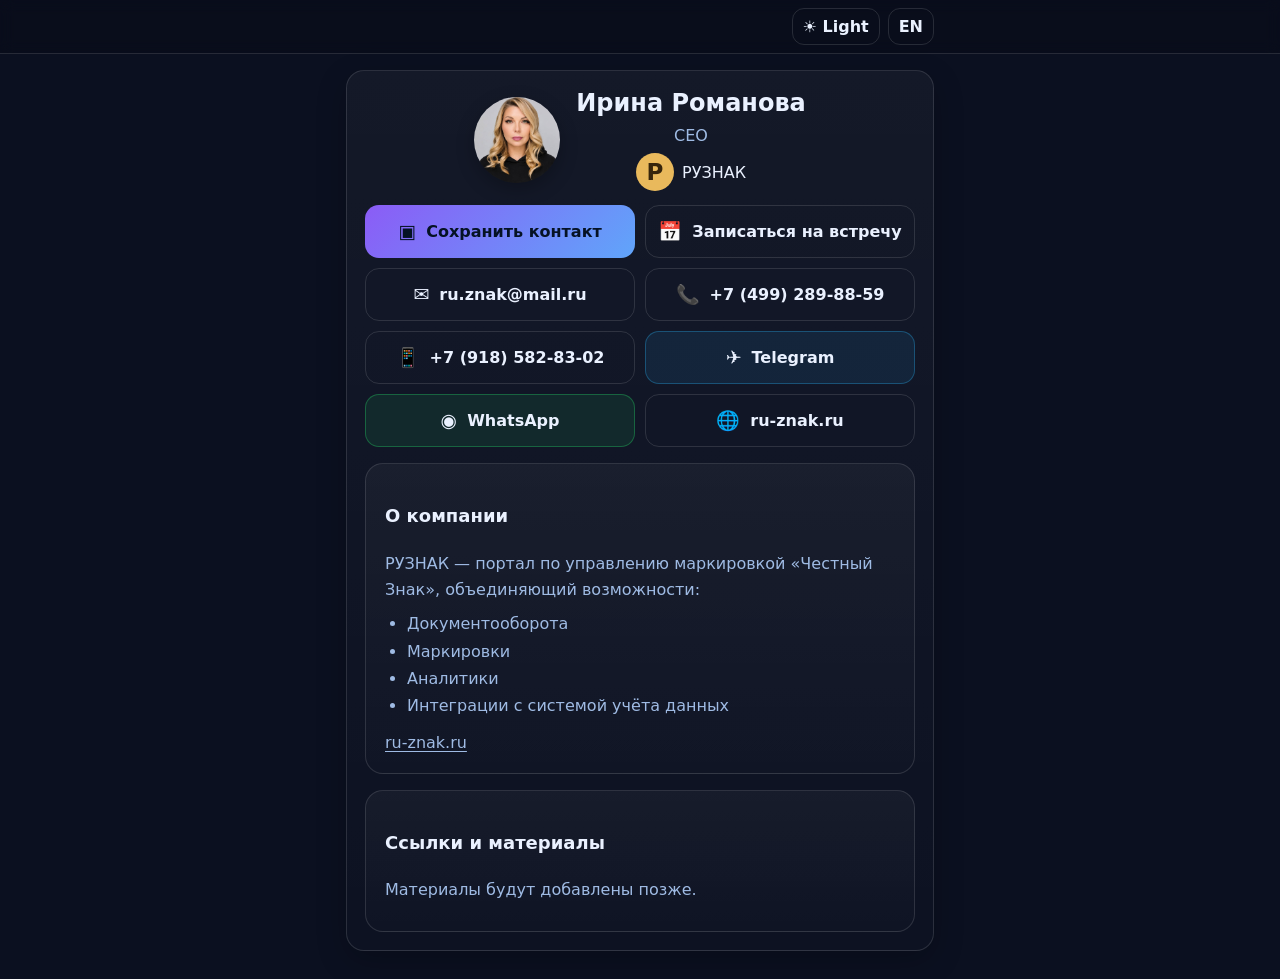
<file: index (1).html>
<!doctype html>
<html lang="ru" data-theme="dark">
<head>
  <meta charset="utf-8">
  <meta name="viewport" content="width=device-width, initial-scale=1">
  <meta name="theme-color" content="#0b1020">
  <meta name="description" content="Ирина Романова — CEO РУЗНАК. Контакты, запись на встречу и информация о портале по управлению маркировкой «Честный Знак».">
  <title>Ирина Романова · РУЗНАК</title>
  <link rel="stylesheet" href="style.css">
</head>
<body>
  <header class="topbar">
    <div class="tb-wrap">
      <button class="chip" id="themeBtn" type="button" aria-label="Переключить тему">☀ Light</button>
      <button class="chip" id="langBtn" type="button" aria-label="Переключить язык">EN</button>
    </div>
  </header>
  <main>
    <section class="card profile" aria-labelledby="person">
      <div class="hdr">
        <div class="avatar"><img src="images/irina-romanova.png" alt="Ирина Романова"></div>
        <div class="profile-text">
          <h1 class="title" id="person">Ирина Романова</h1>
          <p class="subtitle" id="role">CEO</p>
          <a class="org" href="https://ru-znak.ru" target="_blank" rel="noopener noreferrer"><span class="org-mark" aria-hidden="true">Р</span><span id="company">РУЗНАК</span></a>
        </div>
      </div>
      <div class="actions">
        <a class="btn primary" href="#" id="saveContact"><span class="icon" aria-hidden="true">▣</span><span data-i18n="save">Сохранить контакт</span></a>
        <a class="btn" href="https://t.me/prostooo_alina" target="_blank" rel="noopener noreferrer"><span class="icon" aria-hidden="true">📅</span><span data-i18n="book">Записаться на встречу</span></a>
        <a class="btn" href="mailto:ru.znak@mail.ru"><span class="icon" aria-hidden="true">✉️</span><span>ru.znak@mail.ru</span></a>
        <a class="btn" href="tel:+74992898859"><span class="icon" aria-hidden="true">📞</span><span>+7 (499) 289-88-59</span></a>
        <a class="btn" href="tel:+79185828302"><span class="icon" aria-hidden="true">📱</span><span>+7 (918) 582-83-02</span></a>
        <a class="btn tg" href="https://t.me/ruznakseo" target="_blank" rel="noopener noreferrer"><span class="icon" aria-hidden="true">✈️</span><span>Telegram</span></a>
        <a class="btn wa" href="https://wa.me/79185828302" target="_blank" rel="noopener noreferrer"><span class="icon" aria-hidden="true">◉</span><span>WhatsApp</span></a>
        <a class="btn" href="https://ru-znak.ru" target="_blank" rel="noopener noreferrer"><span class="icon" aria-hidden="true">🌐</span><span>ru-znak.ru</span></a>
      </div>
      <section class="card inner-card about" aria-labelledby="aboutTitle">
        <h2 id="aboutTitle" data-i18n="aboutTitle">О компании</h2>
        <p class="muted" data-i18n="aboutLead">РУЗНАК — портал по управлению маркировкой «Честный Знак», объединяющий возможности:</p>
        <ul class="muted">
          <li data-i18n="feature1">Документооборота</li>
          <li data-i18n="feature2">Маркировки</li>
          <li data-i18n="feature3">Аналитики</li>
          <li data-i18n="feature4">Интеграции с системой учёта данных</li>
        </ul>
        <a href="https://ru-znak.ru" target="_blank" rel="noopener noreferrer" class="about-link">ru-znak.ru</a>
      </section>
      <section class="card inner-card materials" aria-labelledby="linksTitle">
        <h2 id="linksTitle" data-i18n="linksTitle">Ссылки и материалы</h2>
        <p class="muted materials-note" data-i18n="linksPending">Материалы будут добавлены позже.</p>
        <!-- Когда будут готовы файлы, положите их в папку files/ и добавьте здесь ссылку вида:
        <a class="btn" href="files/presentation.pdf" target="_blank" rel="noopener">📁 Презентация (PDF)</a>
        -->
      </section>
    </section>
  </main>
  <script src="script.js" defer></script>
</body>
</html>
</file>
<file: style.css>
:root{--container:620px;--radius:18px;--shadow:0 10px 30px rgba(0,0,0,.22);--bg:#0b1020;--text:#eaf1ff;--muted:#9fbbe4;--panel:linear-gradient(180deg,rgba(255,255,255,.04),rgba(255,255,255,.01));--border:rgba(255,255,255,.12)}
[data-theme="light"]{--bg:#f8fafc;--text:#0b172a;--muted:#475569;--panel:#fff;--border:rgba(15,23,42,.12)}
* , *::before,*::after{box-sizing:border-box}html{overflow-x:hidden}body{margin:0;min-height:100vh;background:var(--bg);color:var(--text);font-family:Inter,system-ui,-apple-system,"Segoe UI",Roboto,Arial,sans-serif;line-height:1.45;-webkit-font-smoothing:antialiased}a{text-decoration:none;color:inherit}button{font:inherit}.topbar{position:sticky;top:0;z-index:10;backdrop-filter:blur(7px);background:rgba(0,0,0,.15);border-bottom:1px solid var(--border)}[data-theme="light"] .topbar{background:rgba(255,255,255,.7)}.tb-wrap{max-width:var(--container);margin:0 auto;padding:8px 16px;display:flex;justify-content:flex-end;gap:8px}.chip{border:1px solid var(--border);background:transparent;color:var(--text);border-radius:12px;padding:6px 10px;cursor:pointer;font-weight:600}main{max-width:var(--container);margin:0 auto;padding:16px 16px 28px}.card{background:var(--panel);border:1px solid var(--border);border-radius:var(--radius);box-shadow:var(--shadow);padding:18px}.hdr{display:flex;gap:16px;align-items:center;justify-content:center;text-align:center}.avatar{width:86px;height:86px;flex:0 0 86px;border-radius:50%;overflow:hidden;box-shadow:0 6px 18px rgba(0,0,0,.25)}.avatar img{width:100%;height:100%;object-fit:cover;object-position:center 22%}.title{font-size:24px;line-height:1.2;margin:0;font-weight:750}.subtitle{margin:6px 0 0;color:var(--muted)}.org{display:flex;align-items:center;justify-content:center;gap:8px;margin-top:6px}.org-mark{display:grid;place-items:center;width:38px;height:38px;border-radius:50%;background:#e9b95c;color:#36250c;font-weight:800;font-size:23px}.actions{display:grid;grid-template-columns:1fr 1fr;gap:10px;margin-top:14px}.btn{min-width:0;min-height:53px;display:flex;align-items:center;justify-content:center;gap:10px;text-align:center;padding:12px 10px;border-radius:14px;font-weight:700;border:1px solid var(--border);background:transparent;color:var(--text);transition:transform .15s,background .15s;overflow-wrap:anywhere}.btn:hover{transform:translateY(-1px);background:rgba(255,255,255,.06)}.btn:focus-visible,.chip:focus-visible,.about-link:focus-visible{outline:3px solid #60a5fa;outline-offset:3px}.btn.primary{background:linear-gradient(135deg,#8b5cf6,#60a5fa);border:0;color:#051224}.btn.tg{background:rgba(38,165,228,.10);border-color:rgba(38,165,228,.35)}.btn.wa{background:rgba(37,211,102,.10);border-color:rgba(37,211,102,.35)}.icon{flex:0 0 auto;font-size:19px;line-height:1}.inner-card{margin-top:16px;box-shadow:none;padding:19px}.inner-card h2{font-size:18px;margin:20px 0 22px}.muted{color:var(--muted)}.about p{margin:0 0 8px;line-height:1.6}.about ul{margin:6px 0 12px;padding-left:22px;line-height:1.7}.about-link{color:var(--muted);text-decoration:underline;text-underline-offset:3px}.materials-note{margin:0 0 10px}@media(max-width:480px){.hdr{justify-content:flex-start;text-align:left}.org{justify-content:flex-start}.title{font-size:22px}.actions{grid-template-columns:1fr}.card{padding:15px}.inner-card{padding:17px}.inner-card h2{margin:10px 0 16px}}@media(prefers-reduced-motion:reduce){.btn{transition:none}}
</file>
